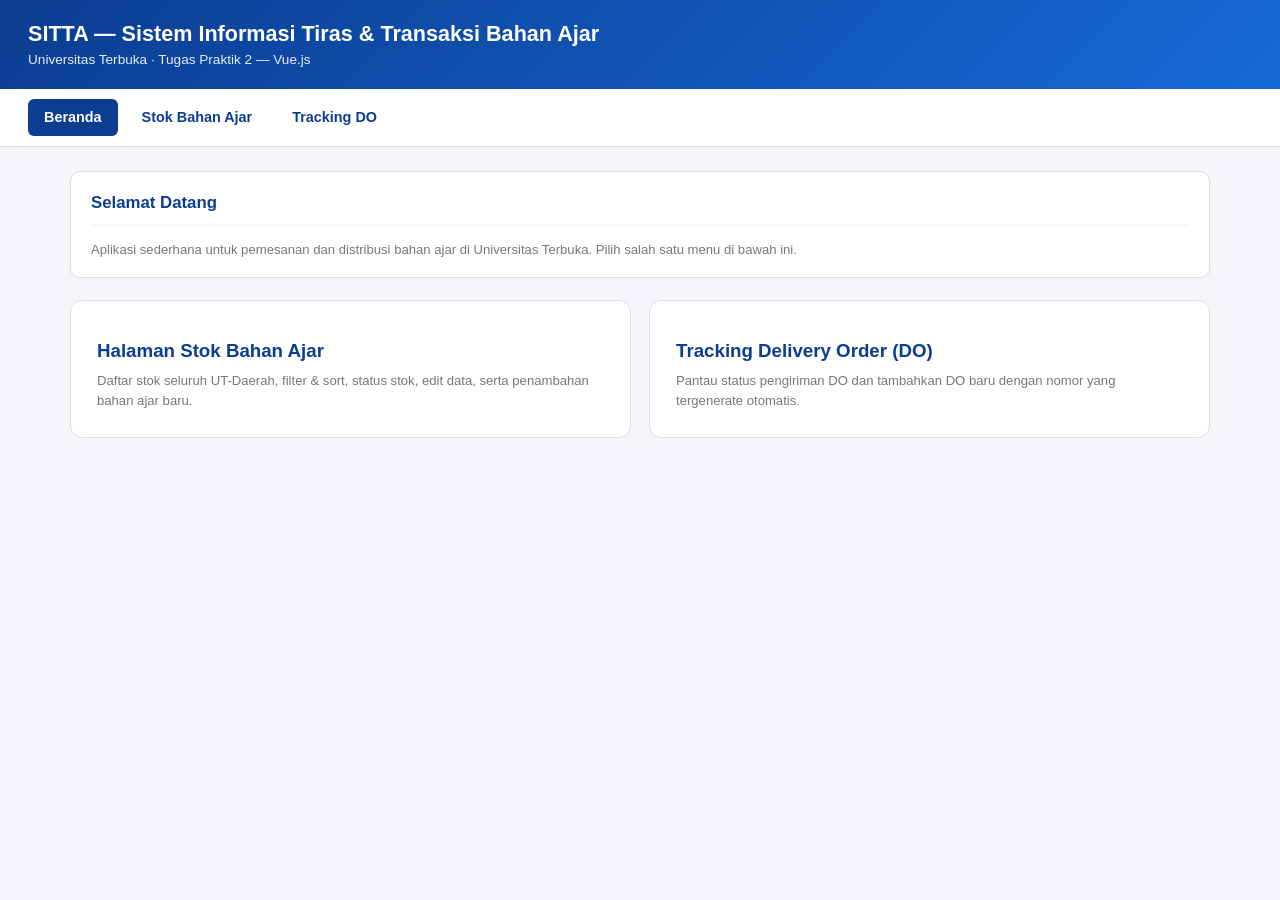
<file: index.html>
<!DOCTYPE html>
<html lang="id">
<head>
  <meta charset="UTF-8">
  <meta name="viewport" content="width=device-width, initial-scale=1.0">
  <title>SITTA UT — Pemesanan Bahan Ajar</title>
  <link rel="stylesheet" href="css/style.css">
</head>
<body>
  <header class="app-header">
    <h1>SITTA — Sistem Informasi Tiras &amp; Transaksi Bahan Ajar</h1>
    <p>Universitas Terbuka · Tugas Praktik 2 — Vue.js</p>
  </header>

  <nav class="app-nav">
    <a href="index.html" class="active">Beranda</a>
    <a href="stok.html">Stok Bahan Ajar</a>
    <a href="tracking.html">Tracking DO</a>
  </nav>

  <main>
    <div class="card">
      <h2>Selamat Datang</h2>
      <p class="muted">
        Aplikasi sederhana untuk pemesanan dan distribusi bahan ajar di
        Universitas Terbuka. Pilih salah satu menu di bawah ini.
      </p>
    </div>

    <div class="home-grid">
      <a class="home-card" href="stok.html">
        <h3>Halaman Stok Bahan Ajar</h3>
        <p class="muted">
          Daftar stok seluruh UT-Daerah, filter &amp; sort, status stok,
          edit data, serta penambahan bahan ajar baru.
        </p>
      </a>

      <a class="home-card" href="tracking.html">
        <h3>Tracking Delivery Order (DO)</h3>
        <p class="muted">
          Pantau status pengiriman DO dan tambahkan DO baru dengan
          nomor yang tergenerate otomatis.
        </p>
      </a>
    </div>
  </main>
</body>
</html>
</file>
<file: css/style.css>
/* ============================================================
   style.css  —  Gaya ringan untuk aplikasi Pemesanan Bahan Ajar
   ============================================================ */
* { box-sizing: border-box; margin: 0; padding: 0; }

:root {
  --ut-biru: #0b3d91;
  --ut-biru-muda: #1769d6;
  --aman: #1a9c3e;
  --menipis: #e08a00;
  --kosong: #d32f2f;
  --abu: #f4f6f9;
  --garis: #d9dee7;
}

body {
  font-family: "Segoe UI", Tahoma, Arial, sans-serif;
  background: var(--abu);
  color: #222;
  line-height: 1.5;
}

/* ---------- Header & navigasi ---------- */
header.app-header {
  background: linear-gradient(135deg, var(--ut-biru), var(--ut-biru-muda));
  color: #fff;
  padding: 18px 28px;
  box-shadow: 0 2px 8px rgba(0, 0, 0, .15);
}
header.app-header h1 { font-size: 1.35rem; }
header.app-header p  { font-size: .85rem; opacity: .9; }

nav.app-nav {
  display: flex;
  gap: 8px;
  background: #fff;
  padding: 10px 28px;
  border-bottom: 1px solid var(--garis);
}
nav.app-nav a {
  text-decoration: none;
  color: var(--ut-biru);
  font-weight: 600;
  padding: 8px 16px;
  border-radius: 6px;
  font-size: .9rem;
}
nav.app-nav a:hover    { background: var(--abu); }
nav.app-nav a.active   { background: var(--ut-biru); color: #fff; }

main { max-width: 1180px; margin: 24px auto; padding: 0 20px 60px; }

/* ---------- Kartu / panel ---------- */
.card {
  background: #fff;
  border: 1px solid var(--garis);
  border-radius: 10px;
  padding: 18px 20px;
  margin-bottom: 22px;
  box-shadow: 0 1px 3px rgba(0, 0, 0, .04);
}
.card h2 {
  font-size: 1.05rem;
  color: var(--ut-biru);
  margin-bottom: 14px;
  border-bottom: 2px solid var(--abu);
  padding-bottom: 8px;
}
.card h3 { font-size: .95rem; margin: 4px 0 10px; color: #333; }

/* ---------- Form & kontrol ---------- */
.row { display: flex; flex-wrap: wrap; gap: 14px; }
.field { display: flex; flex-direction: column; gap: 4px; flex: 1 1 180px; }
.field label { font-size: .8rem; font-weight: 600; color: #555; }

input, select, textarea {
  font: inherit;
  padding: 8px 10px;
  border: 1px solid var(--garis);
  border-radius: 6px;
  background: #fff;
  width: 100%;
}
input:focus, select:focus, textarea:focus {
  outline: 2px solid var(--ut-biru-muda);
  outline-offset: -1px;
}
textarea { resize: vertical; min-height: 60px; }

.err { color: var(--kosong); font-size: .75rem; }
.input-invalid { border-color: var(--kosong); background: #fff5f5; }

button {
  font: inherit;
  cursor: pointer;
  border: none;
  border-radius: 6px;
  padding: 9px 18px;
  font-weight: 600;
}
.btn-primary   { background: var(--ut-biru); color: #fff; }
.btn-primary:hover { background: var(--ut-biru-muda); }
.btn-primary:disabled { background: #9aa7bd; cursor: not-allowed; }
.btn-ghost     { background: var(--abu); color: var(--ut-biru); }
.btn-ghost:hover { background: #e4e9f2; }
.btn-mini      { padding: 5px 10px; font-size: .78rem; }
.btn-danger    { background: var(--kosong); color: #fff; }

/* ---------- Tabel ---------- */
table { width: 100%; border-collapse: collapse; font-size: .85rem; }
th, td { padding: 9px 10px; text-align: left; border-bottom: 1px solid var(--garis); }
th {
  background: var(--abu);
  color: #444;
  font-size: .78rem;
  text-transform: uppercase;
  letter-spacing: .03em;
}
tbody tr:hover { background: #fafbfe; }
td.num { text-align: right; font-variant-numeric: tabular-nums; }

/* ---------- Badge status ---------- */
.badge {
  display: inline-flex;
  align-items: center;
  gap: 5px;
  font-size: .78rem;
  font-weight: 700;
  padding: 3px 9px;
  border-radius: 999px;
}
.badge.aman    { color: var(--aman);    background: #e6f6ec; }
.badge.menipis { color: var(--menipis); background: #fff3e0; }
.badge.kosong  { color: var(--kosong);  background: #fdecec; }

/* ---------- Lain-lain ---------- */
.toolbar { display: flex; flex-wrap: wrap; gap: 14px; align-items: flex-end; }
.muted   { color: #777; font-size: .82rem; }
.tag {
  display: inline-block; background: var(--abu); color: var(--ut-biru);
  padding: 2px 8px; border-radius: 4px; font-size: .75rem; margin: 2px;
}
.alert {
  padding: 10px 14px; border-radius: 6px; font-size: .85rem; margin-bottom: 12px;
}
.alert-ok   { background: #e6f6ec; color: var(--aman);  border: 1px solid #b6e4c4; }
.alert-warn { background: #fff3e0; color: var(--menipis); border: 1px solid #f3d2a0; }

.timeline { list-style: none; border-left: 3px solid var(--ut-biru-muda); margin-left: 8px; }
.timeline li { position: relative; padding: 6px 0 14px 22px; }
.timeline li::before {
  content: ""; position: absolute; left: -9px; top: 9px;
  width: 13px; height: 13px; border-radius: 50%;
  background: #fff; border: 3px solid var(--ut-biru-muda);
}
.timeline .waktu { font-size: .75rem; color: #888; }

.summary-grid {
  display: grid; grid-template-columns: repeat(auto-fit, minmax(150px, 1fr)); gap: 12px;
}
.summary-box {
  background: var(--abu); border-radius: 8px; padding: 12px 14px; text-align: center;
}
.summary-box .angka { font-size: 1.5rem; font-weight: 800; color: var(--ut-biru); }
.summary-box .label { font-size: .75rem; color: #666; }

.home-grid { display: grid; grid-template-columns: repeat(auto-fit, minmax(260px, 1fr)); gap: 18px; }
.home-card {
  display: block; text-decoration: none; color: inherit;
  background: #fff; border: 1px solid var(--garis); border-radius: 12px;
  padding: 26px; transition: transform .12s, box-shadow .12s;
}
.home-card:hover { transform: translateY(-3px); box-shadow: 0 6px 18px rgba(11, 61, 145, .15); }
.home-card h3 { color: var(--ut-biru); margin: 10px 0 6px; }
</file>
